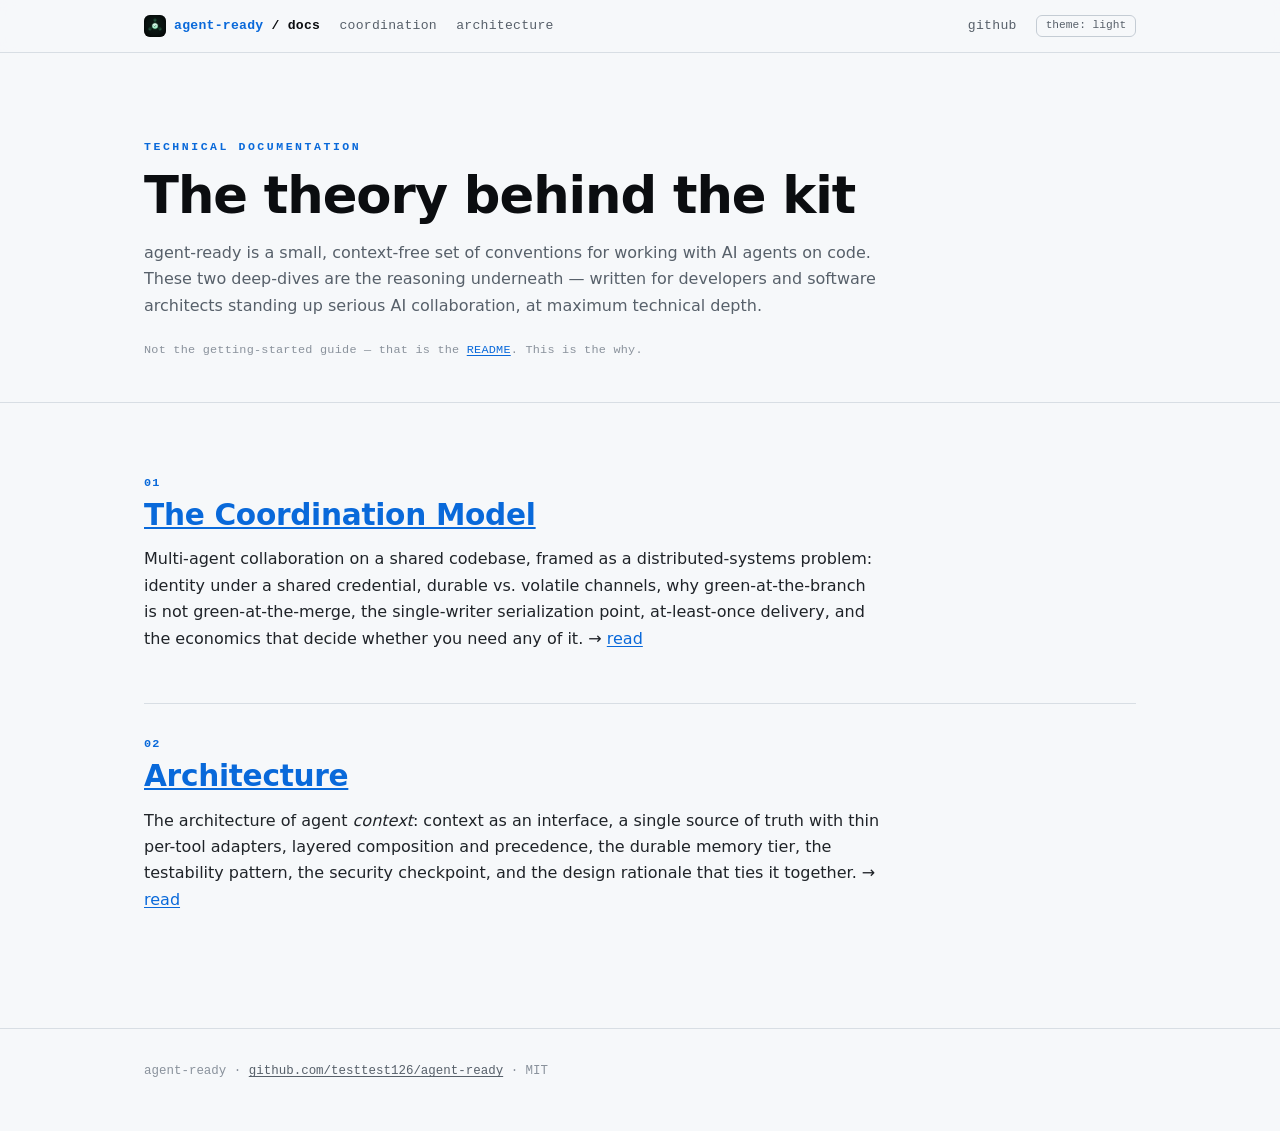
<file: docs/index.html>
<!doctype html>
<html lang="en">
<head>
<meta charset="utf-8">
<meta name="viewport" content="width=device-width, initial-scale=1">
<title>agent-ready &mdash; docs</title>
<meta name="description" content="Technical deep-dives for agent-ready: the coordination model and the architecture of agent context.">
<meta property="og:image" content="https://testtest126.github.io/agent-ready/assets/logo.png">
<link rel="icon" type="image/svg+xml" href="assets/logo.svg">
<link rel="icon" type="image/png" href="assets/logo.png">
<link rel="stylesheet" href="assets/agent-ready.css">
<script src="assets/theme.js"></script>
</head>
<body>

<nav class="bar"><div class="wrap">
  <a class="brand" href="index.html"><img src="assets/logo.svg" alt=""><b>agent-ready</b> / docs</a>
  <a href="coordination.html">coordination</a>
  <a href="architecture.html">architecture</a>
  <span class="spring"></span>
  <a href="https://github.com/testtest126/agent-ready">github</a>
  <button class="theme-btn" onclick="__toggleTheme()">theme</button>
</div></nav>

<header class="doc"><div class="wrap">
  <div class="eyebrow">Technical documentation</div>
  <h1>The theory behind the kit</h1>
  <p class="standfirst">agent-ready is a small, context-free set of conventions for working with AI agents on code. These two deep-dives are the reasoning underneath &mdash; written for developers and software architects standing up serious AI collaboration, at maximum technical depth.</p>
  <div class="meta">Not the getting-started guide &mdash; that is the <a href="https://github.com/testtest126/agent-ready#readme">README</a>. This is the why.</div>
</div></header>

<main><div class="wrap">
  <section>
    <div class="snum">01</div>
    <h2><a href="coordination.html">The Coordination Model</a></h2>
    <p>Multi-agent collaboration on a shared codebase, framed as a distributed-systems problem: identity under a shared credential, durable vs. volatile channels, why green-at-the-branch is not green-at-the-merge, the single-writer serialization point, at-least-once delivery, and the economics that decide whether you need any of it. &rarr; <a href="coordination.html">read</a></p>
  </section>
  <section>
    <div class="snum">02</div>
    <h2><a href="architecture.html">Architecture</a></h2>
    <p>The architecture of agent <em>context</em>: context as an interface, a single source of truth with thin per-tool adapters, layered composition and precedence, the durable memory tier, the testability pattern, the security checkpoint, and the design rationale that ties it together. &rarr; <a href="architecture.html">read</a></p>
  </section>
</div></main>

<footer><div class="wrap">
  agent-ready &middot; <a href="https://github.com/testtest126/agent-ready">github.com/testtest126/agent-ready</a> &middot; MIT
</div></footer>
</body>
</html>
</file>
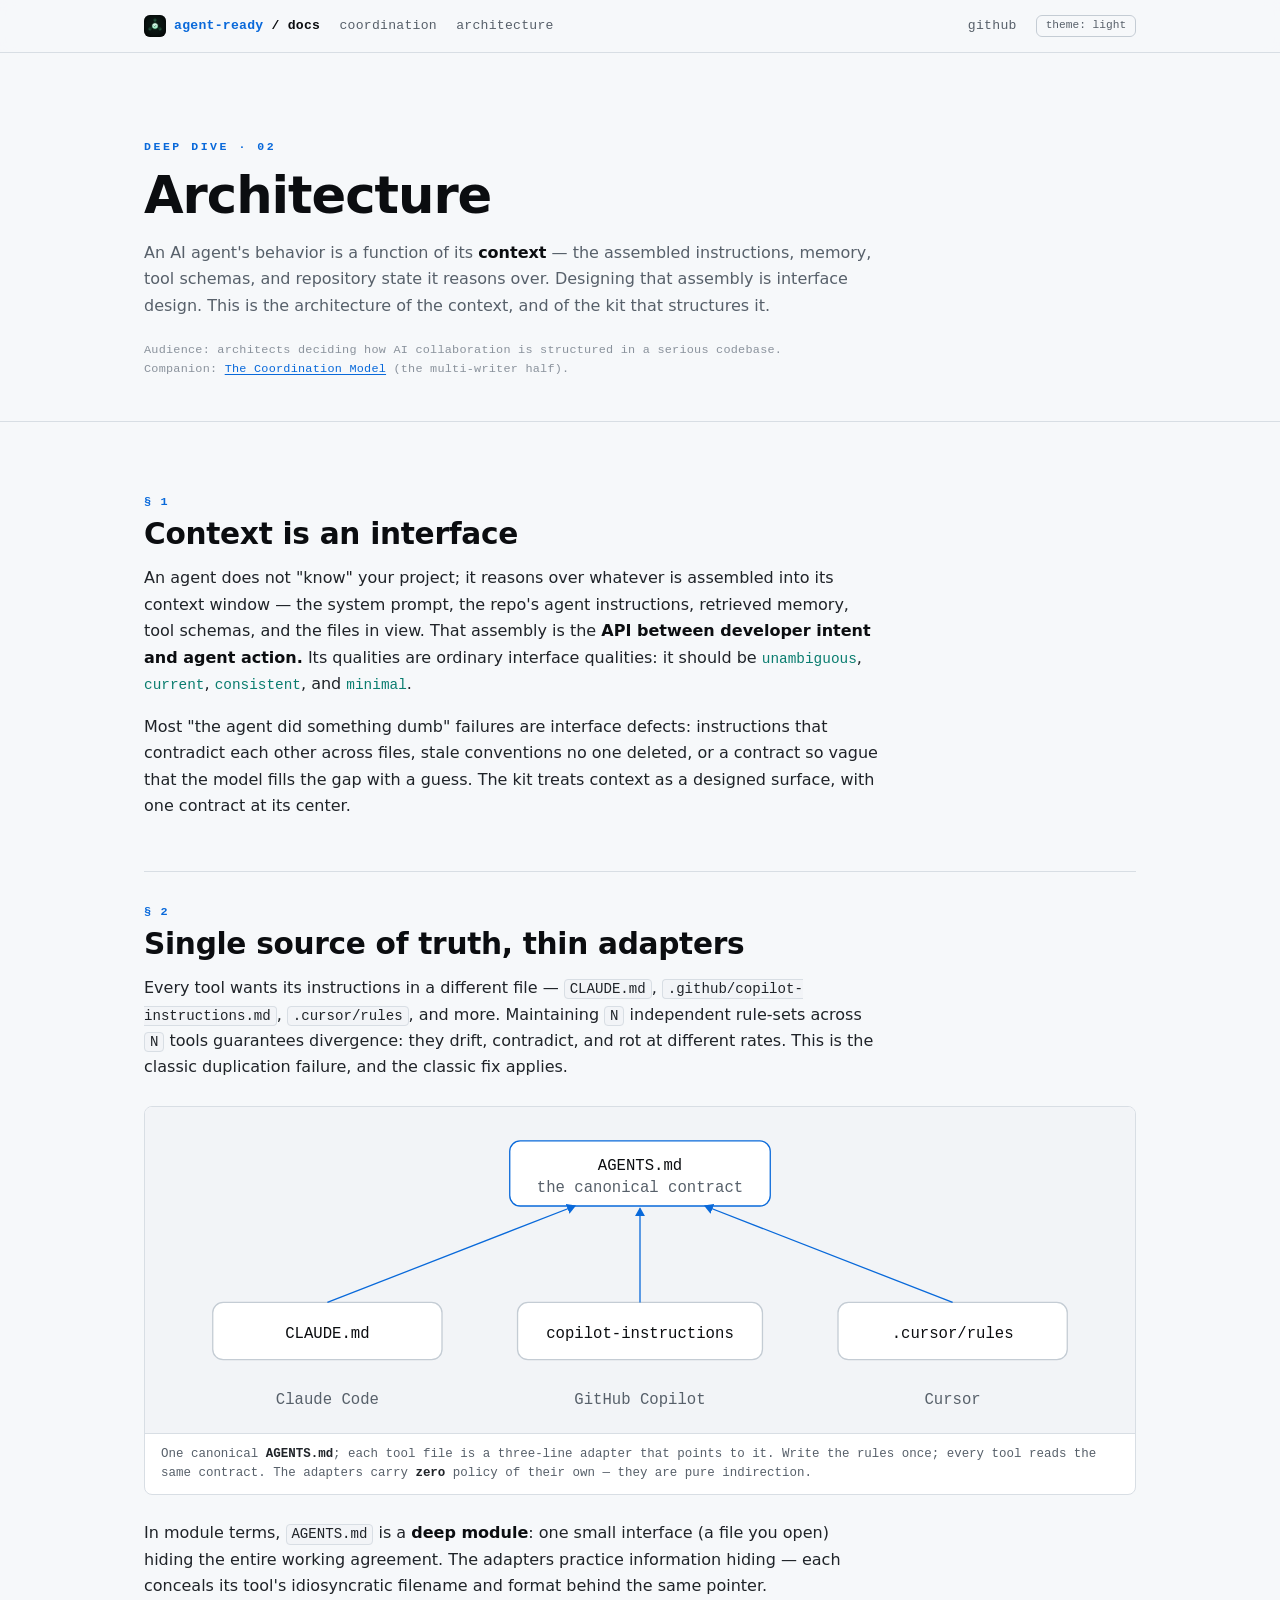
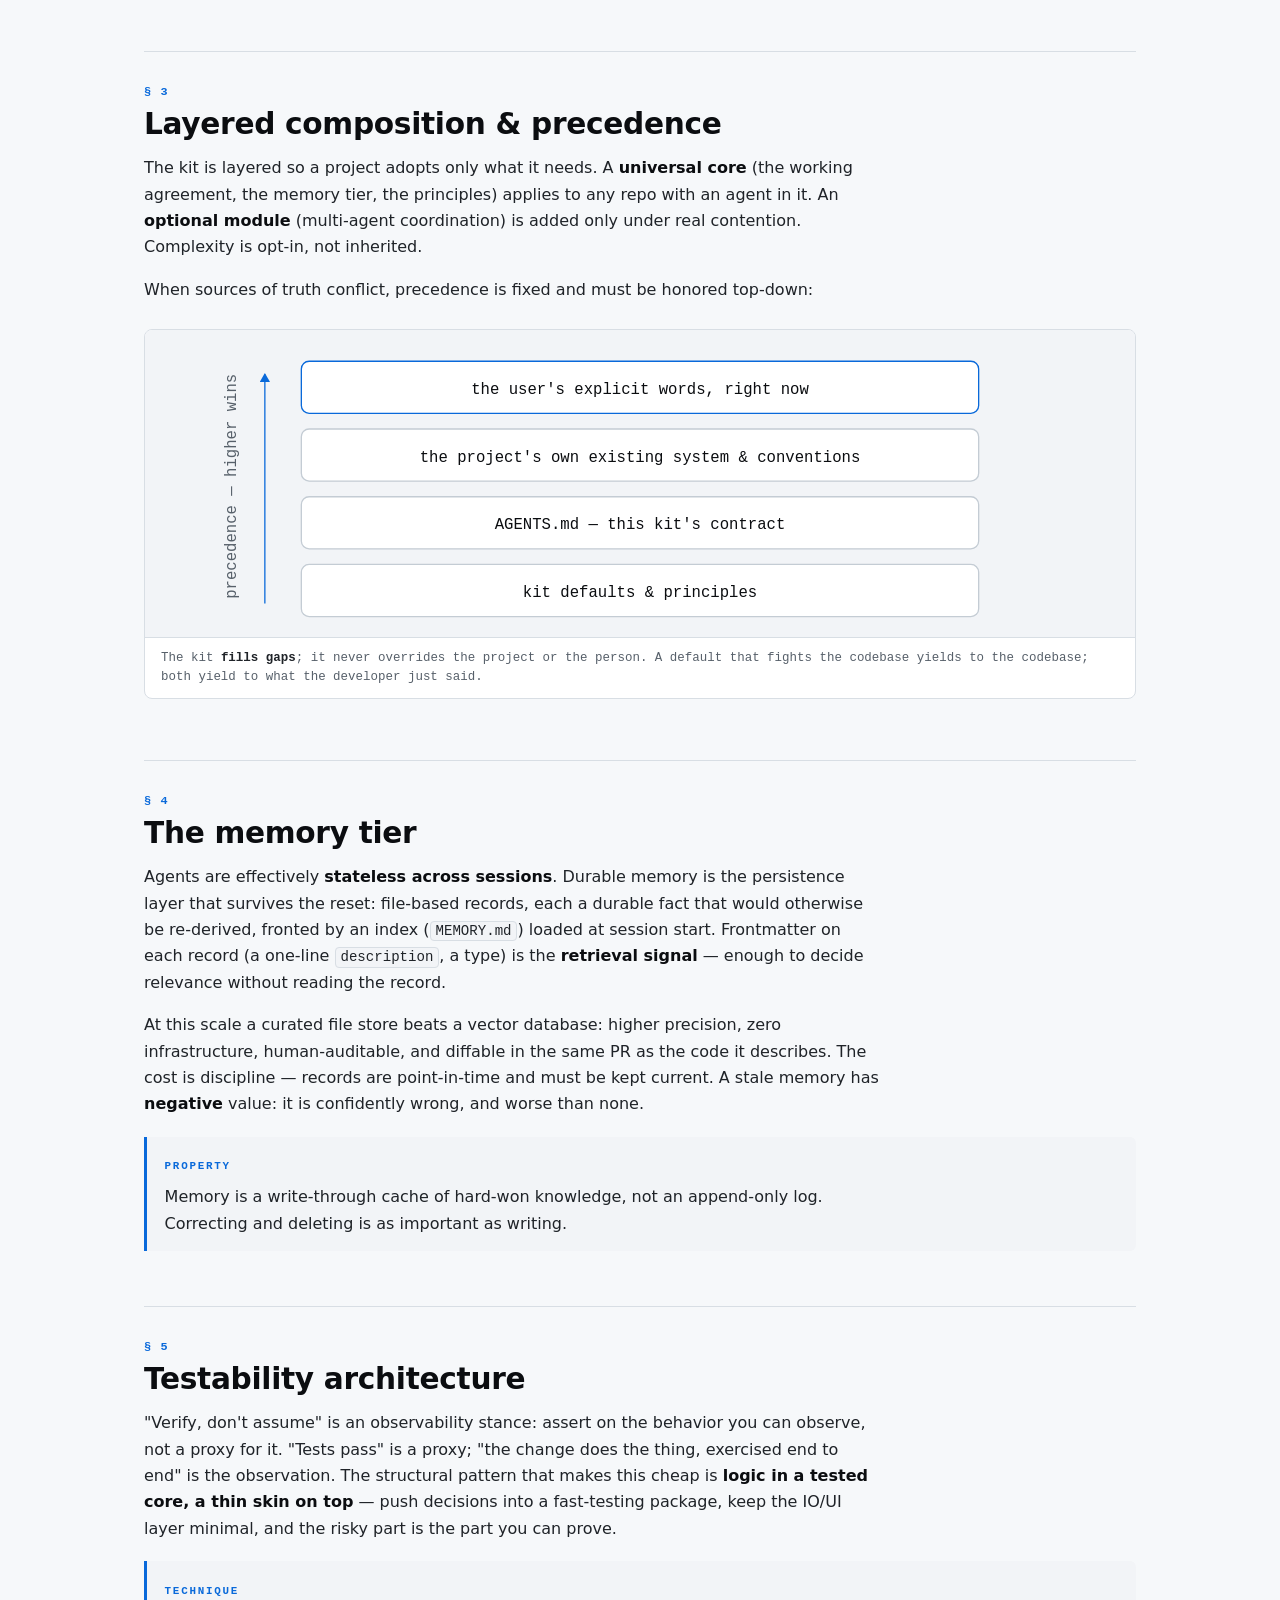
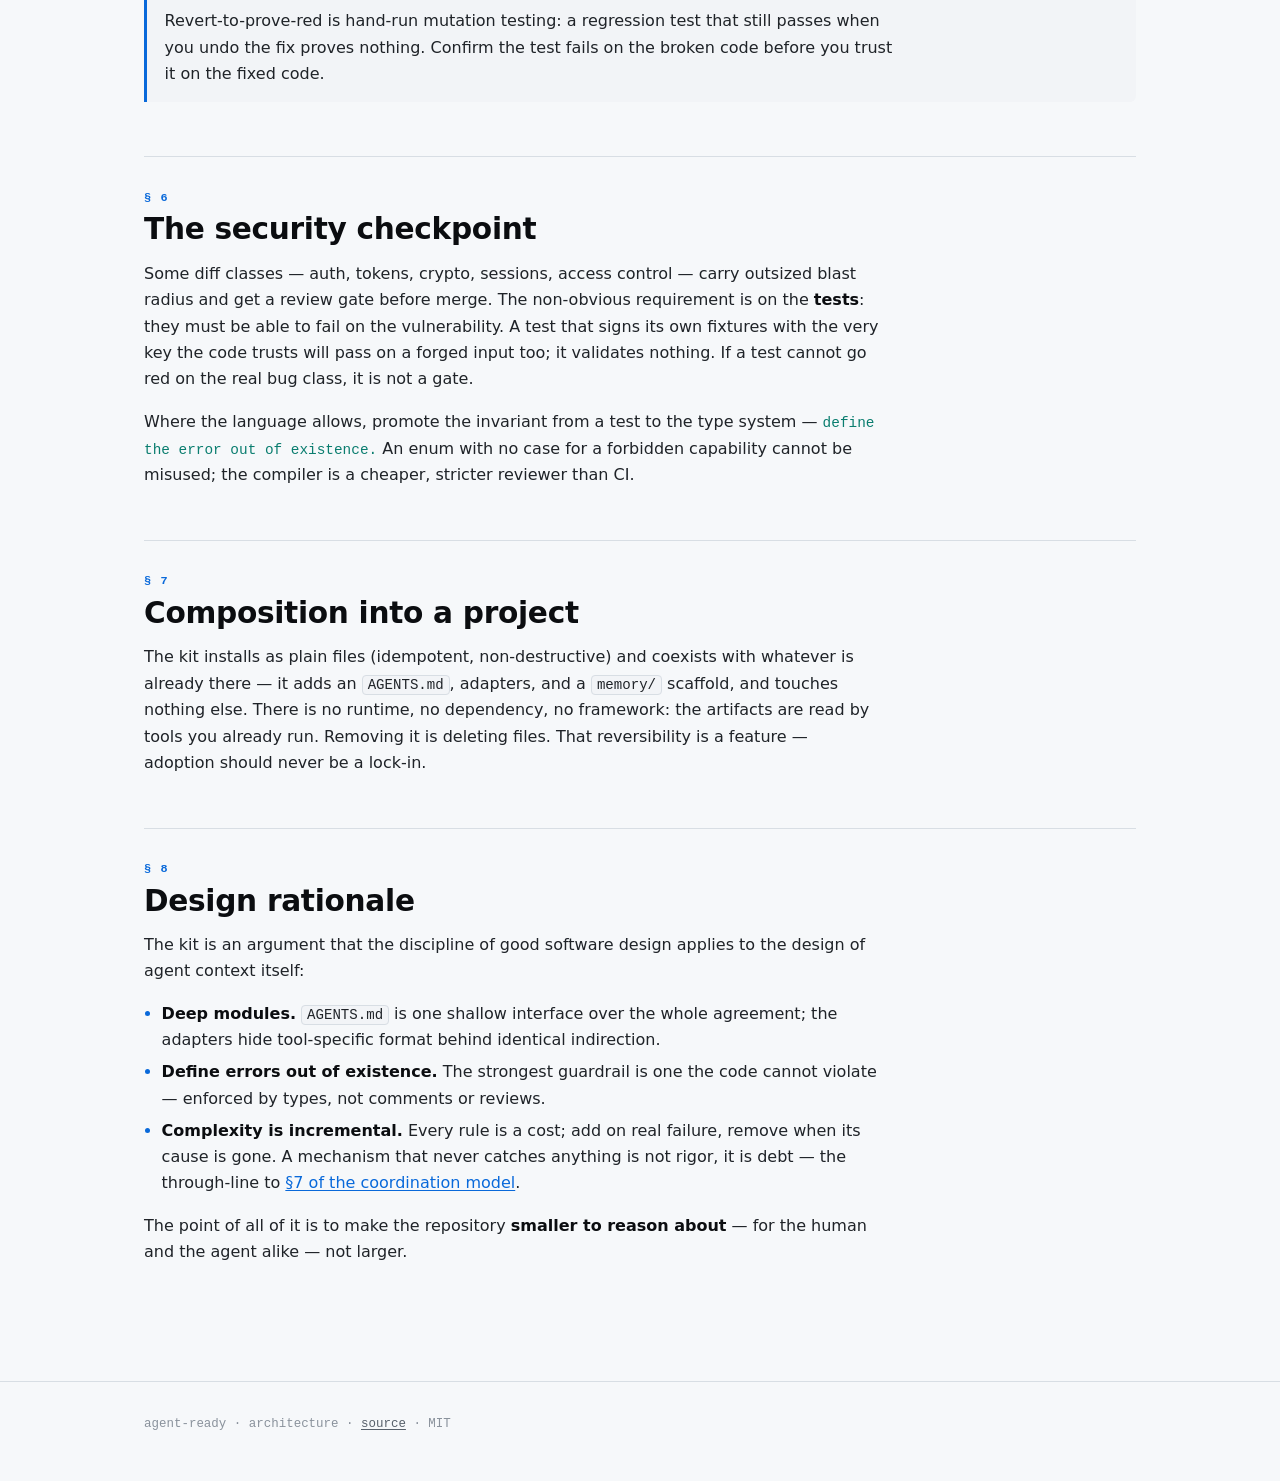
<file: docs/architecture.html>
<!doctype html>
<html lang="en">
<head>
<meta charset="utf-8">
<meta name="viewport" content="width=device-width, initial-scale=1">
<title>Architecture &mdash; agent-ready</title>
<meta name="description" content="The architecture of agent context: context as an interface, single-source-of-truth with adapters, the memory tier, testability, and design rationale.">
<meta property="og:image" content="https://testtest126.github.io/agent-ready/assets/logo.png">
<link rel="icon" type="image/svg+xml" href="assets/logo.svg">
<link rel="icon" type="image/png" href="assets/logo.png">
<link rel="stylesheet" href="assets/agent-ready.css">
<script src="assets/theme.js"></script>
</head>
<body>

<nav class="bar"><div class="wrap">
  <a class="brand" href="index.html"><img src="assets/logo.svg" alt=""><b>agent-ready</b> / docs</a>
  <a href="coordination.html">coordination</a>
  <a href="architecture.html">architecture</a>
  <span class="spring"></span>
  <a href="https://github.com/testtest126/agent-ready">github</a>
  <button class="theme-btn" onclick="__toggleTheme()">theme</button>
</div></nav>

<header class="doc"><div class="wrap">
  <div class="eyebrow">Deep dive &middot; 02</div>
  <h1>Architecture</h1>
  <p class="standfirst">An AI agent's behavior is a function of its <b>context</b> &mdash; the assembled instructions, memory, tool schemas, and repository state it reasons over. Designing that assembly is interface design. This is the architecture of the context, and of the kit that structures it.</p>
  <div class="meta">Audience: architects deciding how AI collaboration is structured in a serious codebase.<br>Companion: <a href="coordination.html">The Coordination Model</a> (the multi-writer half).</div>
</div></header>

<main><div class="wrap">

  <section>
    <div class="snum">&sect; 1</div>
    <h2>Context is an interface</h2>
    <p>An agent does not "know" your project; it reasons over whatever is assembled into its context window &mdash; the system prompt, the repo's agent instructions, retrieved memory, tool schemas, and the files in view. That assembly is the <b>API between developer intent and agent action.</b> Its qualities are ordinary interface qualities: it should be <span class="term">unambiguous</span>, <span class="term">current</span>, <span class="term">consistent</span>, and <span class="term">minimal</span>.</p>
    <p>Most "the agent did something dumb" failures are interface defects: instructions that contradict each other across files, stale conventions no one deleted, or a contract so vague that the model fills the gap with a guess. The kit treats context as a designed surface, with one contract at its center.</p>
  </section>

  <section>
    <div class="snum">&sect; 2</div>
    <h2>Single source of truth, thin adapters</h2>
    <p>Every tool wants its instructions in a different file &mdash; <code>CLAUDE.md</code>, <code>.github/copilot-instructions.md</code>, <code>.cursor/rules</code>, and more. Maintaining <code>N</code> independent rule-sets across <code>N</code> tools guarantees divergence: they drift, contradict, and rot at different rates. This is the classic duplication failure, and the classic fix applies.</p>

    <figure>
      <svg viewBox="0 0 760 250" role="img" aria-label="One canonical AGENTS.md with thin per-tool adapters pointing to it">
        <rect class="svg-node" x="280" y="26" width="200" height="50" rx="8" style="stroke:var(--accent)"/>
        <text class="svg-lbl on" x="380" y="48" text-anchor="middle">AGENTS.md</text>
        <text class="svg-lbl" x="380" y="65" text-anchor="middle">the canonical contract</text>
        <rect class="svg-node" x="52" y="150" width="176" height="44" rx="8"/>
        <text class="svg-lbl on" x="140" y="177" text-anchor="middle">CLAUDE.md</text>
        <rect class="svg-node" x="286" y="150" width="188" height="44" rx="8"/>
        <text class="svg-lbl on" x="380" y="177" text-anchor="middle">copilot-instructions</text>
        <rect class="svg-node" x="532" y="150" width="176" height="44" rx="8"/>
        <text class="svg-lbl on" x="620" y="177" text-anchor="middle">.cursor/rules</text>
        <path class="svg-edge acc" d="M140 150 L330 76" marker-end="url(#a)"/>
        <path class="svg-edge acc" d="M380 150 L380 78" marker-end="url(#a)"/>
        <path class="svg-edge acc" d="M620 150 L430 76" marker-end="url(#a)"/>
        <text class="svg-lbl" x="140" y="228" text-anchor="middle">Claude Code</text>
        <text class="svg-lbl" x="380" y="228" text-anchor="middle">GitHub Copilot</text>
        <text class="svg-lbl" x="620" y="228" text-anchor="middle">Cursor</text>
        <defs><marker id="a" markerWidth="8" markerHeight="8" refX="6" refY="4" orient="auto"><path d="M0 0 L7 4 L0 8 z" fill="var(--accent)"/></marker></defs>
      </svg>
      <figcaption>One canonical <b>AGENTS.md</b>; each tool file is a three-line adapter that points to it. Write the rules once; every tool reads the same contract. The adapters carry <b>zero</b> policy of their own &mdash; they are pure indirection.</figcaption>
    </figure>
    <p>In module terms, <code>AGENTS.md</code> is a <b>deep module</b>: one small interface (a file you open) hiding the entire working agreement. The adapters practice information hiding &mdash; each conceals its tool's idiosyncratic filename and format behind the same pointer.</p>
  </section>

  <section>
    <div class="snum">&sect; 3</div>
    <h2>Layered composition &amp; precedence</h2>
    <p>The kit is layered so a project adopts only what it needs. A <b>universal core</b> (the working agreement, the memory tier, the principles) applies to any repo with an agent in it. An <b>optional module</b> (multi-agent coordination) is added only under real contention. Complexity is opt-in, not inherited.</p>
    <p>When sources of truth conflict, precedence is fixed and must be honored top-down:</p>
    <figure>
      <svg viewBox="0 0 760 236" role="img" aria-label="Precedence order: user words over project system over kit contract over kit defaults">
        <rect x="120" y="24"  width="520" height="40" rx="6" class="svg-node" style="stroke:var(--accent)"/>
        <text class="svg-lbl on" x="380" y="49" text-anchor="middle">the user's explicit words, right now</text>
        <rect x="120" y="76"  width="520" height="40" rx="6" class="svg-node"/>
        <text class="svg-lbl on" x="380" y="101" text-anchor="middle">the project's own existing system &amp; conventions</text>
        <rect x="120" y="128" width="520" height="40" rx="6" class="svg-node"/>
        <text class="svg-lbl on" x="380" y="153" text-anchor="middle">AGENTS.md &mdash; this kit's contract</text>
        <rect x="120" y="180" width="520" height="40" rx="6" class="svg-node"/>
        <text class="svg-lbl on" x="380" y="205" text-anchor="middle">kit defaults &amp; principles</text>
        <path class="svg-edge acc" d="M92 210 L92 34" marker-end="url(#p)"/>
        <text class="svg-lbl" x="70" y="120" text-anchor="middle" transform="rotate(-90 70 120)">precedence &mdash; higher wins</text>
        <defs><marker id="p" markerWidth="8" markerHeight="8" refX="6" refY="4" orient="auto"><path d="M0 0 L7 4 L0 8 z" fill="var(--accent)"/></marker></defs>
      </svg>
      <figcaption>The kit <b>fills gaps</b>; it never overrides the project or the person. A default that fights the codebase yields to the codebase; both yield to what the developer just said.</figcaption>
    </figure>
  </section>

  <section>
    <div class="snum">&sect; 4</div>
    <h2>The memory tier</h2>
    <p>Agents are effectively <b>stateless across sessions</b>. Durable memory is the persistence layer that survives the reset: file-based records, each a durable fact that would otherwise be re-derived, fronted by an index (<code>MEMORY.md</code>) loaded at session start. Frontmatter on each record (a one-line <code>description</code>, a type) is the <b>retrieval signal</b> &mdash; enough to decide relevance without reading the record.</p>
    <p>At this scale a curated file store beats a vector database: higher precision, zero infrastructure, human-auditable, and diffable in the same PR as the code it describes. The cost is discipline &mdash; records are point-in-time and must be kept current. A stale memory has <b>negative</b> value: it is confidently wrong, and worse than none.</p>
    <div class="law"><span class="k">Property</span><p>Memory is a write-through cache of hard-won knowledge, not an append-only log. Correcting and deleting is as important as writing.</p></div>
  </section>

  <section>
    <div class="snum">&sect; 5</div>
    <h2>Testability architecture</h2>
    <p>"Verify, don't assume" is an observability stance: assert on the behavior you can observe, not a proxy for it. "Tests pass" is a proxy; "the change does the thing, exercised end to end" is the observation. The structural pattern that makes this cheap is <b>logic in a tested core, a thin skin on top</b> &mdash; push decisions into a fast-testing package, keep the IO/UI layer minimal, and the risky part is the part you can prove.</p>
    <div class="law"><span class="k">Technique</span><p>Revert-to-prove-red is hand-run mutation testing: a regression test that still passes when you undo the fix proves nothing. Confirm the test fails on the broken code before you trust it on the fixed code.</p></div>
  </section>

  <section>
    <div class="snum">&sect; 6</div>
    <h2>The security checkpoint</h2>
    <p>Some diff classes &mdash; auth, tokens, crypto, sessions, access control &mdash; carry outsized blast radius and get a review gate before merge. The non-obvious requirement is on the <b>tests</b>: they must be able to fail on the vulnerability. A test that signs its own fixtures with the very key the code trusts will pass on a forged input too; it validates nothing. If a test cannot go red on the real bug class, it is not a gate.</p>
    <p>Where the language allows, promote the invariant from a test to the type system &mdash; <span class="term">define the error out of existence.</span> An enum with no case for a forbidden capability cannot be misused; the compiler is a cheaper, stricter reviewer than CI.</p>
  </section>

  <section>
    <div class="snum">&sect; 7</div>
    <h2>Composition into a project</h2>
    <p>The kit installs as plain files (idempotent, non-destructive) and coexists with whatever is already there &mdash; it adds an <code>AGENTS.md</code>, adapters, and a <code>memory/</code> scaffold, and touches nothing else. There is no runtime, no dependency, no framework: the artifacts are read by tools you already run. Removing it is deleting files. That reversibility is a feature &mdash; adoption should never be a lock-in.</p>
  </section>

  <section>
    <div class="snum">&sect; 8</div>
    <h2>Design rationale</h2>
    <p>The kit is an argument that the discipline of good software design applies to the design of agent context itself:</p>
    <ul class="tight">
      <li><b>Deep modules.</b> <code>AGENTS.md</code> is one shallow interface over the whole agreement; the adapters hide tool-specific format behind identical indirection.</li>
      <li><b>Define errors out of existence.</b> The strongest guardrail is one the code cannot violate &mdash; enforced by types, not comments or reviews.</li>
      <li><b>Complexity is incremental.</b> Every rule is a cost; add on real failure, remove when its cause is gone. A mechanism that never catches anything is not rigor, it is debt &mdash; the through-line to <a href="coordination.html">&sect;7 of the coordination model</a>.</li>
    </ul>
    <p>The point of all of it is to make the repository <b>smaller to reason about</b> &mdash; for the human and the agent alike &mdash; not larger.</p>
  </section>

</div></main>

<footer><div class="wrap">
  agent-ready &middot; architecture &middot; <a href="https://github.com/testtest126/agent-ready">source</a> &middot; MIT
</div></footer>
</body>
</html>
</file>
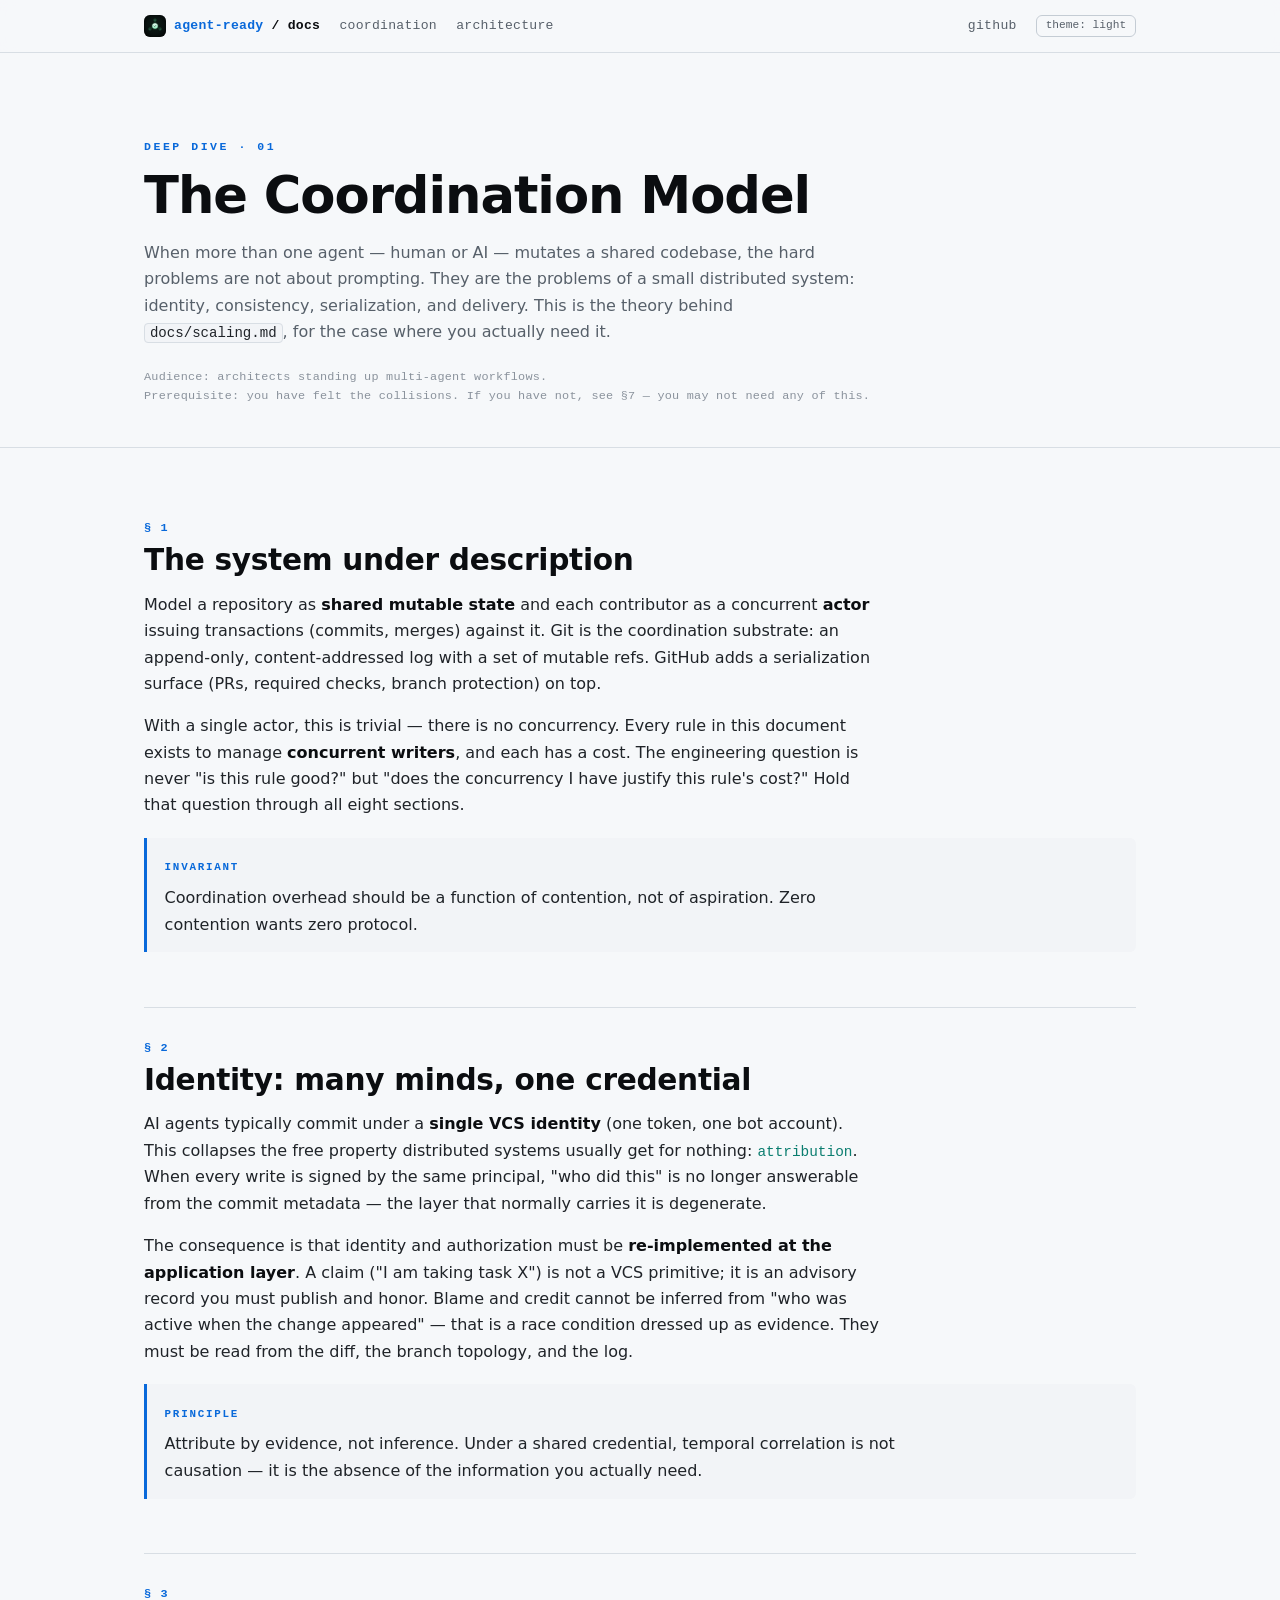
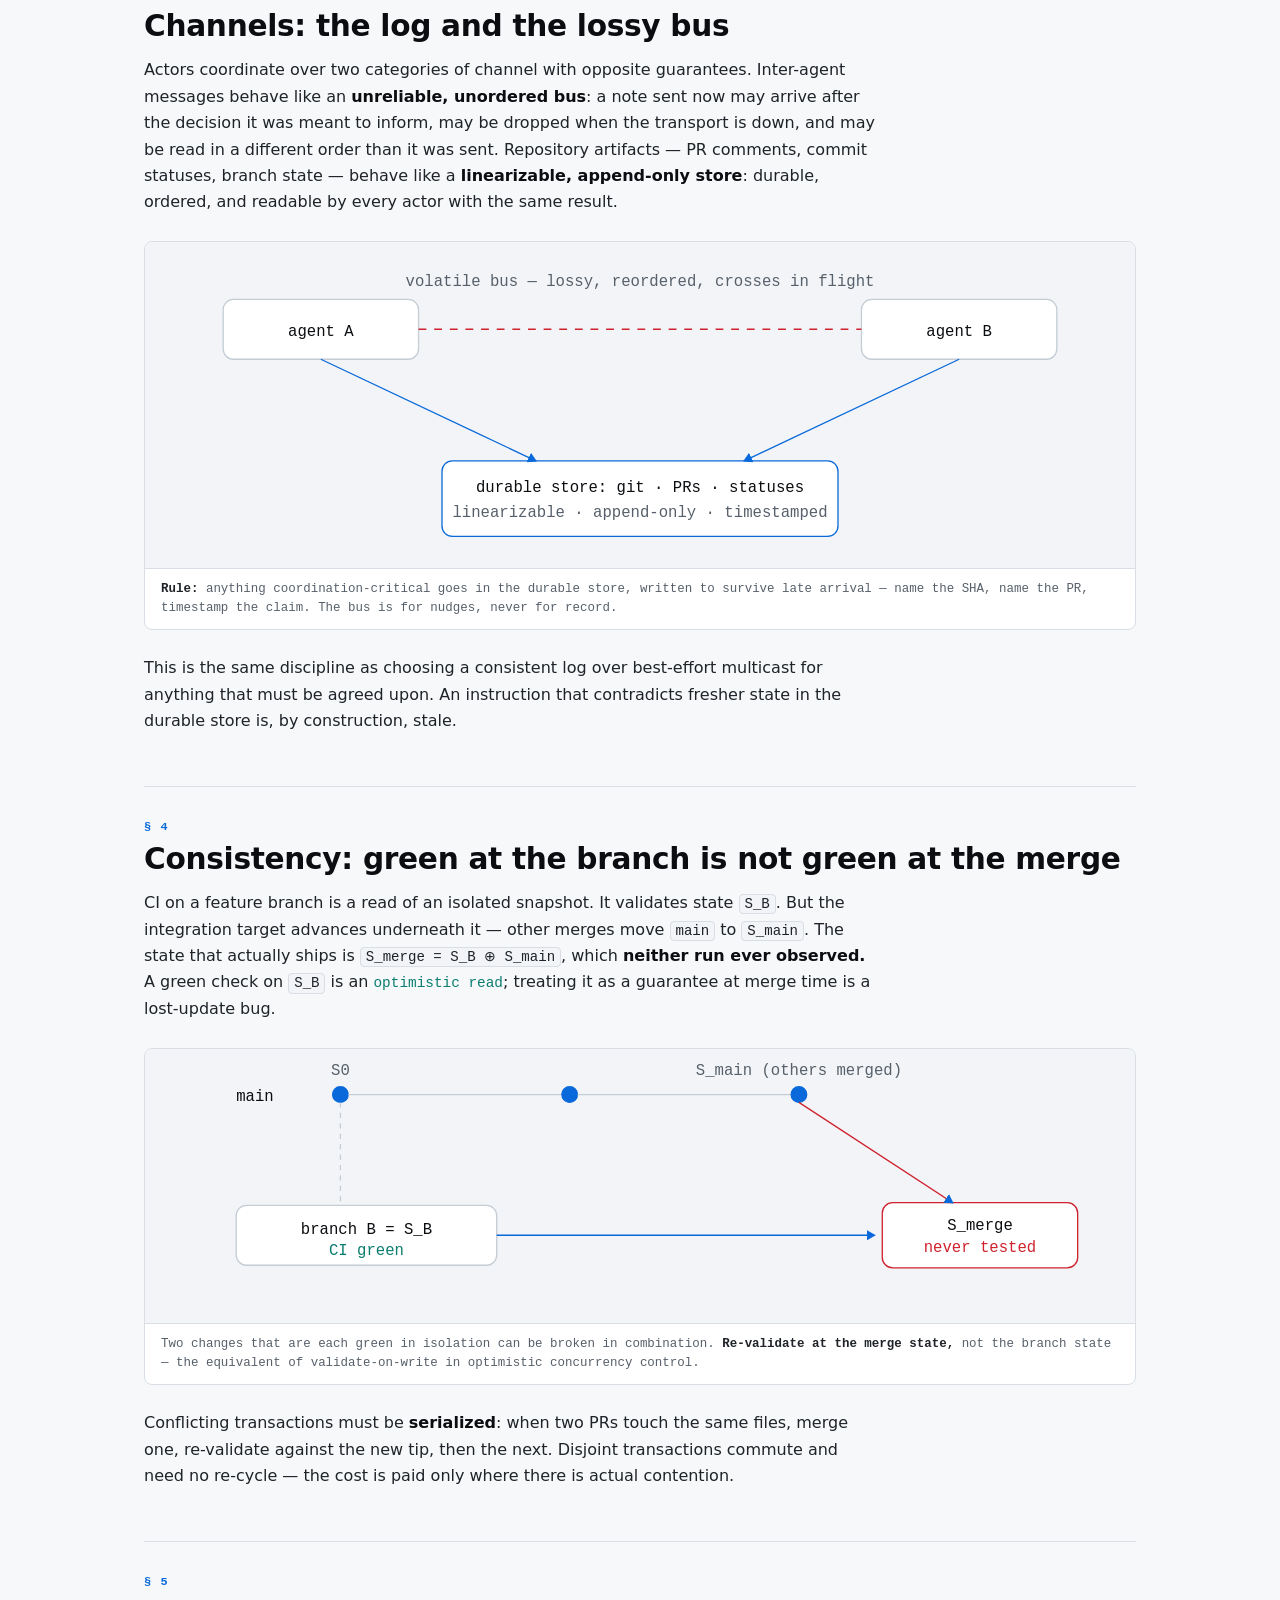
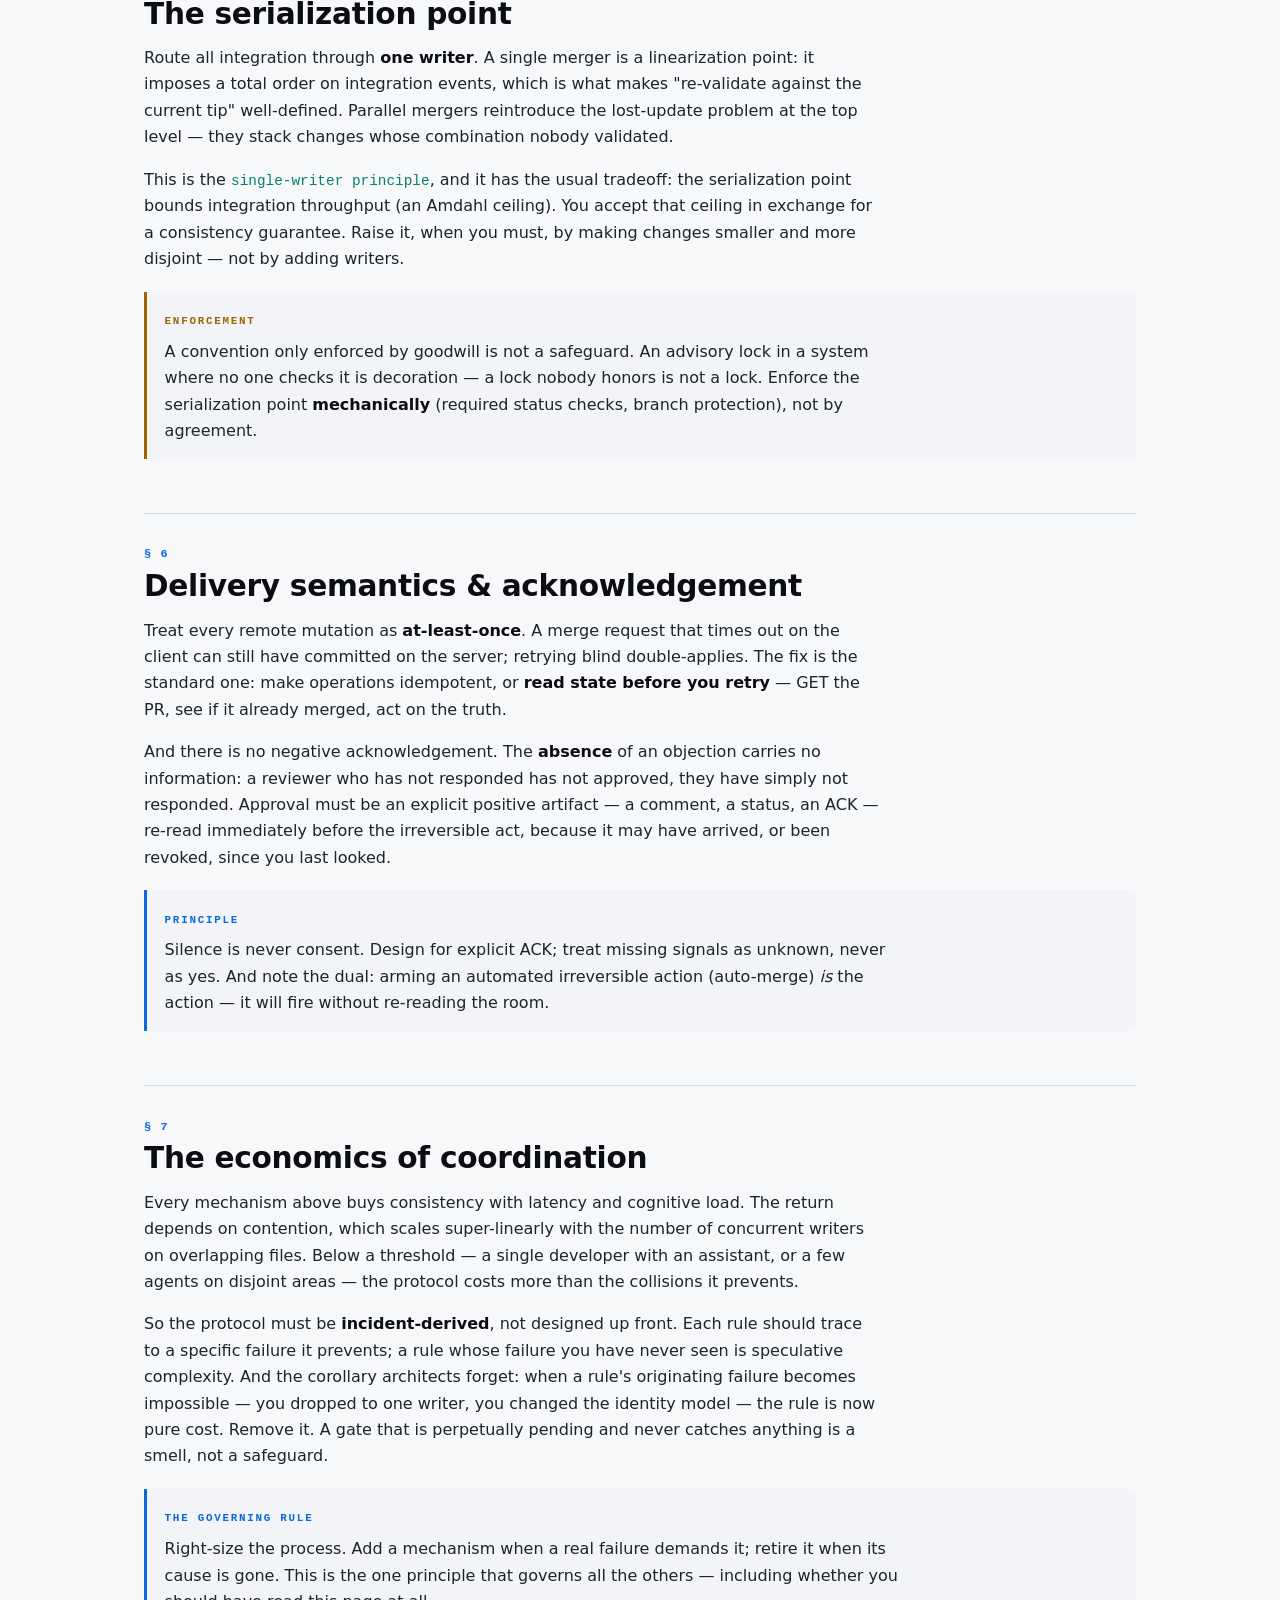
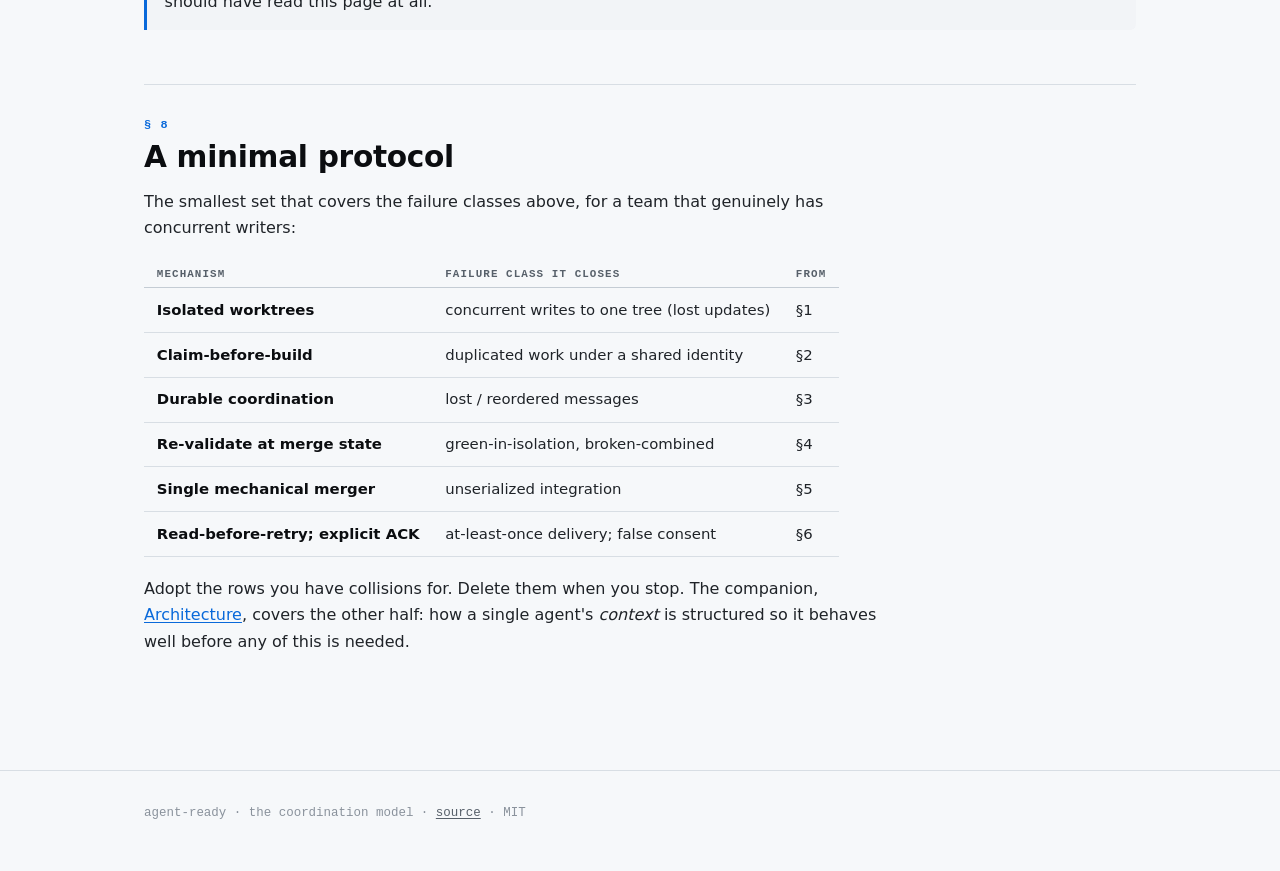
<file: docs/coordination.html>
<!doctype html>
<html lang="en">
<head>
<meta charset="utf-8">
<meta name="viewport" content="width=device-width, initial-scale=1">
<title>The Coordination Model &mdash; agent-ready</title>
<meta name="description" content="Multi-agent collaboration on a shared codebase, framed as a distributed-systems problem: identity, consistency, serialization, and delivery semantics.">
<meta property="og:image" content="https://testtest126.github.io/agent-ready/assets/logo.png">
<link rel="icon" type="image/svg+xml" href="assets/logo.svg">
<link rel="icon" type="image/png" href="assets/logo.png">
<link rel="stylesheet" href="assets/agent-ready.css">
<script src="assets/theme.js"></script>
</head>
<body>

<nav class="bar"><div class="wrap">
  <a class="brand" href="index.html"><img src="assets/logo.svg" alt=""><b>agent-ready</b> / docs</a>
  <a href="coordination.html">coordination</a>
  <a href="architecture.html">architecture</a>
  <span class="spring"></span>
  <a href="https://github.com/testtest126/agent-ready">github</a>
  <button class="theme-btn" onclick="__toggleTheme()">theme</button>
</div></nav>

<header class="doc"><div class="wrap">
  <div class="eyebrow">Deep dive &middot; 01</div>
  <h1>The Coordination Model</h1>
  <p class="standfirst">When more than one agent &mdash; human or AI &mdash; mutates a shared codebase, the hard problems are not about prompting. They are the problems of a small distributed system: identity, consistency, serialization, and delivery. This is the theory behind <code>docs/scaling.md</code>, for the case where you actually need it.</p>
  <div class="meta">Audience: architects standing up multi-agent workflows.<br>Prerequisite: you have felt the collisions. If you have not, see &sect;7 &mdash; you may not need any of this.</div>
</div></header>

<main><div class="wrap">

  <section>
    <div class="snum">&sect; 1</div>
    <h2>The system under description</h2>
    <p>Model a repository as <b>shared mutable state</b> and each contributor as a concurrent <b>actor</b> issuing transactions (commits, merges) against it. Git is the coordination substrate: an append-only, content-addressed log with a set of mutable refs. GitHub adds a serialization surface (PRs, required checks, branch protection) on top.</p>
    <p>With a single actor, this is trivial &mdash; there is no concurrency. Every rule in this document exists to manage <b>concurrent writers</b>, and each has a cost. The engineering question is never "is this rule good?" but "does the concurrency I have justify this rule's cost?" Hold that question through all eight sections.</p>
    <div class="law"><span class="k">Invariant</span><p>Coordination overhead should be a function of contention, not of aspiration. Zero contention wants zero protocol.</p></div>
  </section>

  <section>
    <div class="snum">&sect; 2</div>
    <h2>Identity: many minds, one credential</h2>
    <p>AI agents typically commit under a <b>single VCS identity</b> (one token, one bot account). This collapses the free property distributed systems usually get for nothing: <span class="term">attribution</span>. When every write is signed by the same principal, "who did this" is no longer answerable from the commit metadata &mdash; the layer that normally carries it is degenerate.</p>
    <p>The consequence is that identity and authorization must be <b>re-implemented at the application layer</b>. A claim ("I am taking task&nbsp;X") is not a VCS primitive; it is an advisory record you must publish and honor. Blame and credit cannot be inferred from "who was active when the change appeared" &mdash; that is a race condition dressed up as evidence. They must be read from the diff, the branch topology, and the log.</p>
    <div class="law"><span class="k">Principle</span><p>Attribute by evidence, not inference. Under a shared credential, temporal correlation is not causation &mdash; it is the absence of the information you actually need.</p></div>
  </section>

  <section>
    <div class="snum">&sect; 3</div>
    <h2>Channels: the log and the lossy bus</h2>
    <p>Actors coordinate over two categories of channel with opposite guarantees. Inter-agent messages behave like an <b>unreliable, unordered bus</b>: a note sent now may arrive after the decision it was meant to inform, may be dropped when the transport is down, and may be read in a different order than it was sent. Repository artifacts &mdash; PR comments, commit statuses, branch state &mdash; behave like a <b>linearizable, append-only store</b>: durable, ordered, and readable by every actor with the same result.</p>

    <figure>
      <svg viewBox="0 0 760 250" role="img" aria-label="Two agents coordinating over a volatile channel and a durable store">
        <rect class="svg-node" x="60" y="44" width="150" height="46" rx="8"/>
        <text class="svg-lbl on" x="135" y="72" text-anchor="middle">agent A</text>
        <rect class="svg-node" x="550" y="44" width="150" height="46" rx="8"/>
        <text class="svg-lbl on" x="625" y="72" text-anchor="middle">agent B</text>
        <line class="svg-edge bad" x1="210" y1="67" x2="550" y2="67" stroke-dasharray="6 6"/>
        <text class="svg-lbl" x="380" y="34" text-anchor="middle">volatile bus &mdash; lossy, reordered, crosses in flight</text>
        <rect class="svg-node" x="228" y="168" width="304" height="58" rx="8" style="stroke:var(--accent)"/>
        <text class="svg-lbl on" x="380" y="192" text-anchor="middle">durable store: git &middot; PRs &middot; statuses</text>
        <text class="svg-lbl" x="380" y="211" text-anchor="middle">linearizable &middot; append-only &middot; timestamped</text>
        <path class="svg-edge acc" d="M135 90 L300 168" marker-end="url(#ar)"/>
        <path class="svg-edge acc" d="M625 90 L460 168" marker-end="url(#ar)"/>
        <defs><marker id="ar" markerWidth="8" markerHeight="8" refX="6" refY="4" orient="auto"><path d="M0 0 L7 4 L0 8 z" fill="var(--accent)"/></marker></defs>
      </svg>
      <figcaption><b>Rule:</b> anything coordination-critical goes in the durable store, written to survive late arrival &mdash; name the SHA, name the PR, timestamp the claim. The bus is for nudges, never for record.</figcaption>
    </figure>
    <p>This is the same discipline as choosing a consistent log over best-effort multicast for anything that must be agreed upon. An instruction that contradicts fresher state in the durable store is, by construction, stale.</p>
  </section>

  <section>
    <div class="snum">&sect; 4</div>
    <h2>Consistency: green at the branch is not green at the merge</h2>
    <p>CI on a feature branch is a read of an isolated snapshot. It validates state <code>S_B</code>. But the integration target advances underneath it &mdash; other merges move <code>main</code> to <code>S_main</code>. The state that actually ships is <code>S_merge = S_B &oplus; S_main</code>, which <b>neither run ever observed.</b> A green check on <code>S_B</code> is an <span class="term">optimistic read</span>; treating it as a guarantee at merge time is a lost-update bug.</p>

    <figure>
      <svg viewBox="0 0 760 210" role="img" aria-label="Branch validated in isolation while main advances, producing an untested merge state">
        <text class="svg-lbl on" x="70" y="40">main</text>
        <circle cx="150" cy="35" r="6" class="svg-acc"/><line class="svg-edge" x1="156" y1="35" x2="320" y2="35"/>
        <circle cx="326" cy="35" r="6" class="svg-acc"/><line class="svg-edge" x1="332" y1="35" x2="496" y2="35"/>
        <circle cx="502" cy="35" r="6" class="svg-acc"/>
        <text class="svg-lbl" x="150" y="20" text-anchor="middle">S0</text>
        <text class="svg-lbl" x="502" y="20" text-anchor="middle">S_main (others merged)</text>
        <path class="svg-edge" d="M150 41 L150 120" stroke-dasharray="4 4"/>
        <rect class="svg-node" x="70" y="120" width="200" height="46" rx="8"/>
        <text class="svg-lbl on" x="170" y="142" text-anchor="middle">branch B = S_B</text>
        <text class="svg-lbl" x="170" y="158" text-anchor="middle" style="fill:var(--accent-2)">CI green</text>
        <path class="svg-edge acc" d="M270 143 L560 143" marker-end="url(#ar2)"/>
        <rect class="svg-node" x="566" y="118" width="150" height="50" rx="8" style="stroke:var(--bad)"/>
        <text class="svg-lbl on" x="641" y="139" text-anchor="middle">S_merge</text>
        <text class="svg-lbl" x="641" y="156" text-anchor="middle" style="fill:var(--bad)">never tested</text>
        <path class="svg-edge bad" d="M502 41 L620 118" marker-end="url(#ar2)"/>
        <defs><marker id="ar2" markerWidth="8" markerHeight="8" refX="6" refY="4" orient="auto"><path d="M0 0 L7 4 L0 8 z" fill="var(--accent)"/></marker></defs>
      </svg>
      <figcaption>Two changes that are each green in isolation can be broken in combination. <b>Re-validate at the merge state,</b> not the branch state &mdash; the equivalent of validate-on-write in optimistic concurrency control.</figcaption>
    </figure>
    <p>Conflicting transactions must be <b>serialized</b>: when two PRs touch the same files, merge one, re-validate against the new tip, then the next. Disjoint transactions commute and need no re-cycle &mdash; the cost is paid only where there is actual contention.</p>
  </section>

  <section>
    <div class="snum">&sect; 5</div>
    <h2>The serialization point</h2>
    <p>Route all integration through <b>one writer</b>. A single merger is a linearization point: it imposes a total order on integration events, which is what makes "re-validate against the current tip" well-defined. Parallel mergers reintroduce the lost-update problem at the top level &mdash; they stack changes whose combination nobody validated.</p>
    <p>This is the <span class="term">single-writer principle</span>, and it has the usual tradeoff: the serialization point bounds integration throughput (an Amdahl ceiling). You accept that ceiling in exchange for a consistency guarantee. Raise it, when you must, by making changes smaller and more disjoint &mdash; not by adding writers.</p>
    <div class="law warn"><span class="k">Enforcement</span><p>A convention only enforced by goodwill is not a safeguard. An advisory lock in a system where no one checks it is decoration &mdash; a lock nobody honors is not a lock. Enforce the serialization point <b>mechanically</b> (required status checks, branch protection), not by agreement.</p></div>
  </section>

  <section>
    <div class="snum">&sect; 6</div>
    <h2>Delivery semantics &amp; acknowledgement</h2>
    <p>Treat every remote mutation as <b>at-least-once</b>. A merge request that times out on the client can still have committed on the server; retrying blind double-applies. The fix is the standard one: make operations idempotent, or <b>read state before you retry</b> &mdash; GET the PR, see if it already merged, act on the truth.</p>
    <p>And there is no negative acknowledgement. The <b>absence</b> of an objection carries no information: a reviewer who has not responded has not approved, they have simply not responded. Approval must be an explicit positive artifact &mdash; a comment, a status, an ACK &mdash; re-read immediately before the irreversible act, because it may have arrived, or been revoked, since you last looked.</p>
    <div class="law"><span class="k">Principle</span><p>Silence is never consent. Design for explicit ACK; treat missing signals as unknown, never as yes. And note the dual: arming an automated irreversible action (auto-merge) <em>is</em> the action &mdash; it will fire without re-reading the room.</p></div>
  </section>

  <section>
    <div class="snum">&sect; 7</div>
    <h2>The economics of coordination</h2>
    <p>Every mechanism above buys consistency with latency and cognitive load. The return depends on contention, which scales super-linearly with the number of concurrent writers on overlapping files. Below a threshold &mdash; a single developer with an assistant, or a few agents on disjoint areas &mdash; the protocol costs more than the collisions it prevents.</p>
    <p>So the protocol must be <b>incident-derived</b>, not designed up front. Each rule should trace to a specific failure it prevents; a rule whose failure you have never seen is speculative complexity. And the corollary architects forget: when a rule's originating failure becomes impossible &mdash; you dropped to one writer, you changed the identity model &mdash; the rule is now pure cost. Remove it. A gate that is perpetually pending and never catches anything is a smell, not a safeguard.</p>
    <div class="law"><span class="k">The governing rule</span><p>Right-size the process. Add a mechanism when a real failure demands it; retire it when its cause is gone. This is the one principle that governs all the others &mdash; including whether you should have read this page at all.</p></div>
  </section>

  <section>
    <div class="snum">&sect; 8</div>
    <h2>A minimal protocol</h2>
    <p>The smallest set that covers the failure classes above, for a team that genuinely has concurrent writers:</p>
    <table class="tbl"><thead><tr><th>mechanism</th><th>failure class it closes</th><th>from</th></tr></thead>
    <tbody>
      <tr><td>Isolated worktrees</td><td>concurrent writes to one tree (lost updates)</td><td>&sect;1</td></tr>
      <tr><td>Claim-before-build</td><td>duplicated work under a shared identity</td><td>&sect;2</td></tr>
      <tr><td>Durable coordination</td><td>lost / reordered messages</td><td>&sect;3</td></tr>
      <tr><td>Re-validate at merge state</td><td>green-in-isolation, broken-combined</td><td>&sect;4</td></tr>
      <tr><td>Single mechanical merger</td><td>unserialized integration</td><td>&sect;5</td></tr>
      <tr><td>Read-before-retry; explicit ACK</td><td>at-least-once delivery; false consent</td><td>&sect;6</td></tr>
    </tbody></table>
    <p>Adopt the rows you have collisions for. Delete them when you stop. The companion, <a href="architecture.html">Architecture</a>, covers the other half: how a single agent's <em>context</em> is structured so it behaves well before any of this is needed.</p>
  </section>

</div></main>

<footer><div class="wrap">
  agent-ready &middot; the coordination model &middot; <a href="https://github.com/testtest126/agent-ready">source</a> &middot; MIT
</div></footer>
</body>
</html>
</file>
<file: docs/assets/agent-ready.css>
/* agent-ready — technical docs design system. Dual-theme, architect-grade. */
:root {
  --bg:      #0d1117;
  --panel:   #131922;
  --panel-2: #0f141b;
  --text:    #c9d1d9;
  --strong:  #f0f3f6;
  --dim:     #8b949e;
  --faint:   #5b636d;
  --line:    #222b36;
  --line-2:  #2d3743;
  --accent:  #6cb6ff;
  --accent-2:#56d4c0;
  --warn:    #e3b341;
  --bad:     #f0776a;
  --sans: -apple-system, BlinkMacSystemFont, "Segoe UI", system-ui, sans-serif;
  --mono: ui-monospace, "SF Mono", "JetBrains Mono", Menlo, Consolas, monospace;
  --measure: 46rem;
}
@media (prefers-color-scheme: light) {
  :root {
    --bg:#f6f8fa; --panel:#ffffff; --panel-2:#f2f4f7;
    --text:#1f2328; --strong:#0b0d10; --dim:#57606a; --faint:#8a929c;
    --line:#d8dee4; --line-2:#c4ccd4; --accent:#0969da; --accent-2:#0a7d6f;
    --warn:#9a6700; --bad:#cf222e;
  }
}
:root[data-theme="dark"]{--bg:#0d1117;--panel:#131922;--panel-2:#0f141b;--text:#c9d1d9;--strong:#f0f3f6;--dim:#8b949e;--faint:#5b636d;--line:#222b36;--line-2:#2d3743;--accent:#6cb6ff;--accent-2:#56d4c0;--warn:#e3b341;--bad:#f0776a;}
:root[data-theme="light"]{--bg:#f6f8fa;--panel:#fff;--panel-2:#f2f4f7;--text:#1f2328;--strong:#0b0d10;--dim:#57606a;--faint:#8a929c;--line:#d8dee4;--line-2:#c4ccd4;--accent:#0969da;--accent-2:#0a7d6f;--warn:#9a6700;--bad:#cf222e;}

/* named palettes — washi & sumi ink; teal-and-gold zellij; holi brights;
   illuminated-manuscript editor; phosphor CRT; tekhelet stone; qvevri wine. */
:root[data-theme="japanese"]{--bg:#f4efe6;--panel:#fbf8f1;--panel-2:#efe8db;--text:#2b2622;--strong:#1a1613;--dim:#6f6656;--faint:#9c917d;--line:#ddd3c1;--line-2:#cabfa8;--accent:#b7472a;--accent-2:#2e5d72;--warn:#9a6a12;--bad:#a13d2d;}
:root[data-theme="arabic"]{--bg:#10161a;--panel:#15201f;--panel-2:#101917;--text:#ddd2b8;--strong:#f5ecd6;--dim:#a99f86;--faint:#756c58;--line:#26332f;--line-2:#35443f;--accent:#29b6a6;--accent-2:#d4a537;--warn:#d4a537;--bad:#d1685a;}
:root[data-theme="indian"]{--bg:#fdf6ec;--panel:#fffdf7;--panel-2:#f8ecd8;--text:#33241a;--strong:#1f1410;--dim:#7a5c48;--faint:#a98a70;--line:#ecd9bf;--line-2:#ddc3a0;--accent:#d1477a;--accent-2:#2f8f6b;--warn:#e0871e;--bad:#c0392b;}
:root[data-theme="codex"]{--bg:#1a1626;--panel:#221d31;--panel-2:#191524;--text:#d4cde8;--strong:#f2eefc;--dim:#9a90b8;--faint:#6b6288;--line:#322a47;--line-2:#423857;--accent:#c792ea;--accent-2:#82aaff;--warn:#ffcb6b;--bad:#ff6b8a;}
:root[data-theme="terminal"]{--bg:#030805;--panel:#071009;--panel-2:#040c06;--text:#4be07a;--strong:#86ffab;--dim:#1f9c4a;--faint:#157038;--line:#0e2a17;--line-2:#163a20;--accent:#39ff8b;--accent-2:#ffb000;--warn:#ffb000;--bad:#ff5f56;}
:root[data-theme="hebrew"]{--bg:#f3f1ea;--panel:#fbfaf5;--panel-2:#eae7db;--text:#232a30;--strong:#101619;--dim:#5c6670;--faint:#8b94a0;--line:#d7d3c6;--line-2:#c3bfb0;--accent:#1b6ca8;--accent-2:#b58a2e;--warn:#b58a2e;--bad:#b3402f;}
:root[data-theme="georgian"]{--bg:#1b1012;--panel:#241619;--panel-2:#1a0f11;--text:#e6d5cf;--strong:#f8ece6;--dim:#b39089;--faint:#7d5f5a;--line:#38242a;--line-2:#4a3138;--accent:#c04a55;--accent-2:#d8a54a;--warn:#d8a54a;--bad:#d15b52;}

* { box-sizing: border-box; }
html { -webkit-text-size-adjust: 100%; scroll-behavior: smooth; }
body {
  margin: 0; background: var(--bg); color: var(--text);
  font-family: var(--sans); font-size: 16px; line-height: 1.65;
  -webkit-font-smoothing: antialiased;
}
.wrap { max-width: 68rem; margin-inline: auto; padding: 0 clamp(1.1rem, 4vw, 3rem); }

/* top bar */
.bar { border-bottom: 1px solid var(--line); background: color-mix(in oklab, var(--bg) 88%, transparent); position: sticky; top: 0; z-index: 10; backdrop-filter: blur(8px); }
.bar .wrap { display: flex; align-items: center; gap: 1.2rem; height: 52px; }
.bar a { color: var(--dim); text-decoration: none; font: 500 .82rem/1 var(--mono); letter-spacing: .02em; }
.bar a:hover { color: var(--text); }
.bar .brand { color: var(--strong); font-weight: 700; display: flex; align-items: center; gap: .5rem; }
.bar .brand b { color: var(--accent); }
.bar .brand img { height: 22px; width: 22px; border-radius: 6px; }
.bar .spring { flex: 1; }
.theme-btn { cursor: pointer; background: transparent; border: 1px solid var(--line-2); color: var(--dim); border-radius: 6px; padding: .3rem .55rem; font: 500 .7rem/1 var(--mono); white-space: nowrap; }
.theme-btn:hover { color: var(--text); border-color: var(--accent); }

/* theme picker (menu is built by theme.js) */
.theme-picker { position: relative; display: inline-flex; }
.theme-menu { position: absolute; right: 0; top: calc(100% + 8px); min-width: 12rem; background: var(--panel); border: 1px solid var(--line-2); border-radius: 8px; padding: .35rem; box-shadow: 0 10px 30px rgba(0,0,0,.28); z-index: 20; display: grid; gap: .1rem; }
.theme-menu[hidden] { display: none; }
.theme-opt { display: flex; align-items: center; gap: .55rem; width: 100%; text-align: left; cursor: pointer; background: transparent; border: 0; border-radius: 5px; padding: .42rem .5rem; color: var(--text); font: 500 .78rem/1 var(--mono); letter-spacing: .01em; }
.theme-opt:hover { background: var(--panel-2); color: var(--strong); }
.theme-opt[aria-selected="true"] { color: var(--accent); }
.theme-opt[aria-selected="true"]::after { content: "●"; margin-left: auto; font-size: .55rem; color: var(--accent); }
.sw { width: 13px; height: 13px; border-radius: 3px; border: 1px solid var(--line-2); flex: none; }
.sw-light    { background: linear-gradient(135deg,#f6f8fa 50%,#0969da 50%); }
.sw-dark     { background: linear-gradient(135deg,#0d1117 50%,#6cb6ff 50%); }
.sw-japanese { background: linear-gradient(135deg,#f4efe6 50%,#b7472a 50%); }
.sw-arabic   { background: linear-gradient(135deg,#10161a 50%,#29b6a6 50%); }
.sw-indian   { background: linear-gradient(135deg,#fdf6ec 50%,#d1477a 50%); }
.sw-codex    { background: linear-gradient(135deg,#1a1626 50%,#c792ea 50%); }
.sw-terminal { background: linear-gradient(135deg,#030805 50%,#39ff8b 50%); }
.sw-hebrew   { background: linear-gradient(135deg,#f3f1ea 50%,#1b6ca8 50%); }
.sw-georgian { background: linear-gradient(135deg,#1b1012 50%,#c04a55 50%); }

/* hero */
header.doc { padding: clamp(3rem, 8vw, 5.5rem) 0 clamp(1.6rem,4vw,2.6rem); border-bottom: 1px solid var(--line); }
.eyebrow { font: 600 .72rem/1 var(--mono); letter-spacing: .22em; text-transform: uppercase; color: var(--accent); }
h1 { font-size: clamp(2.1rem, 4.5vw, 3.2rem); line-height: 1.05; letter-spacing: -.02em; margin: 1rem 0 0; color: var(--strong); font-weight: 800; }
.standfirst { max-width: var(--measure); margin: 1.1rem 0 0; font-size: clamp(1.05rem,.6vw+.95rem,1.25rem); color: var(--dim); }
.meta { margin-top: 1.4rem; font: 500 .74rem/1.6 var(--mono); color: var(--faint); letter-spacing: .02em; }

main { padding: clamp(1.5rem,4vw,2.5rem) 0 4rem; }
section { padding: clamp(1.4rem,3vw,2.2rem) 0; border-top: 1px solid var(--line); }
section:first-of-type { border-top: none; }
.snum { font: 600 .74rem/1 var(--mono); color: var(--accent); letter-spacing: .1em; }
h2 { font-size: clamp(1.4rem,2.4vw,1.85rem); line-height: 1.15; letter-spacing: -.01em; margin: .5rem 0 .9rem; color: var(--strong); font-weight: 700; }
h3 { font-size: 1.1rem; margin: 1.6rem 0 .5rem; color: var(--strong); font-weight: 600; }
p, li { max-width: var(--measure); }
p { margin: 0 0 1rem; }
a { color: var(--accent); text-underline-offset: 2px; }
strong, b { color: var(--strong); }
code { font-family: var(--mono); font-size: .88em; background: var(--panel-2); border: 1px solid var(--line); border-radius: 4px; padding: .08em .35em; color: var(--text); }
.term { color: var(--accent-2); font-family: var(--mono); font-size: .9em; }

ul.tight { padding-left: 1.1rem; margin: 0 0 1rem; }
ul.tight li { margin: .35rem 0; }
ul.tight li::marker { color: var(--accent); }

/* principle callout */
.law { border-left: 3px solid var(--accent); background: var(--panel-2); border-radius: 0 6px 6px 0; padding: .9rem 1.1rem; margin: 1.2rem 0; }
.law .k { font: 600 .68rem/1 var(--mono); letter-spacing: .16em; text-transform: uppercase; color: var(--accent); }
.law p { margin: .4rem 0 0; color: var(--text); }
.law.warn { border-left-color: var(--warn); } .law.warn .k { color: var(--warn); }

/* figure */
figure { margin: 1.6rem 0; border: 1px solid var(--line); border-radius: 8px; background: var(--panel); overflow: hidden; }
figure svg { display: block; width: 100%; height: auto; background: var(--panel-2); }
figcaption { font: 500 .78rem/1.5 var(--mono); color: var(--dim); padding: .7rem 1rem; border-top: 1px solid var(--line); }
figcaption b { color: var(--text); }
.svg-fg { fill: var(--text); } .svg-dim { fill: var(--dim); } .svg-acc { fill: var(--accent); stroke: var(--accent); }
.svg-lbl { font: 500 12px var(--mono); fill: var(--dim); } .svg-lbl.on { fill: var(--strong); }
.svg-node { fill: var(--panel); stroke: var(--line-2); }
.svg-edge { stroke: var(--line-2); fill: none; } .svg-edge.acc { stroke: var(--accent); } .svg-edge.bad { stroke: var(--bad); }

/* comparison table */
.tbl { width: 100%; border-collapse: collapse; margin: 1.2rem 0; font-size: .93rem; overflow-x: auto; display: block; }
.tbl thead th { text-align: left; font: 600 .68rem/1 var(--mono); letter-spacing: .1em; text-transform: uppercase; color: var(--dim); padding: .5rem .8rem; border-bottom: 1px solid var(--line-2); }
.tbl td { padding: .6rem .8rem; border-bottom: 1px solid var(--line); vertical-align: top; }
.tbl td:first-child { color: var(--strong); font-weight: 600; white-space: nowrap; }

/* footer */
footer { border-top: 1px solid var(--line); padding: 2rem 0 3rem; font: 500 .78rem/1.7 var(--mono); color: var(--faint); }
footer a { color: var(--dim); }

@media (prefers-reduced-motion: reduce) { html { scroll-behavior: auto; } }
</file>
